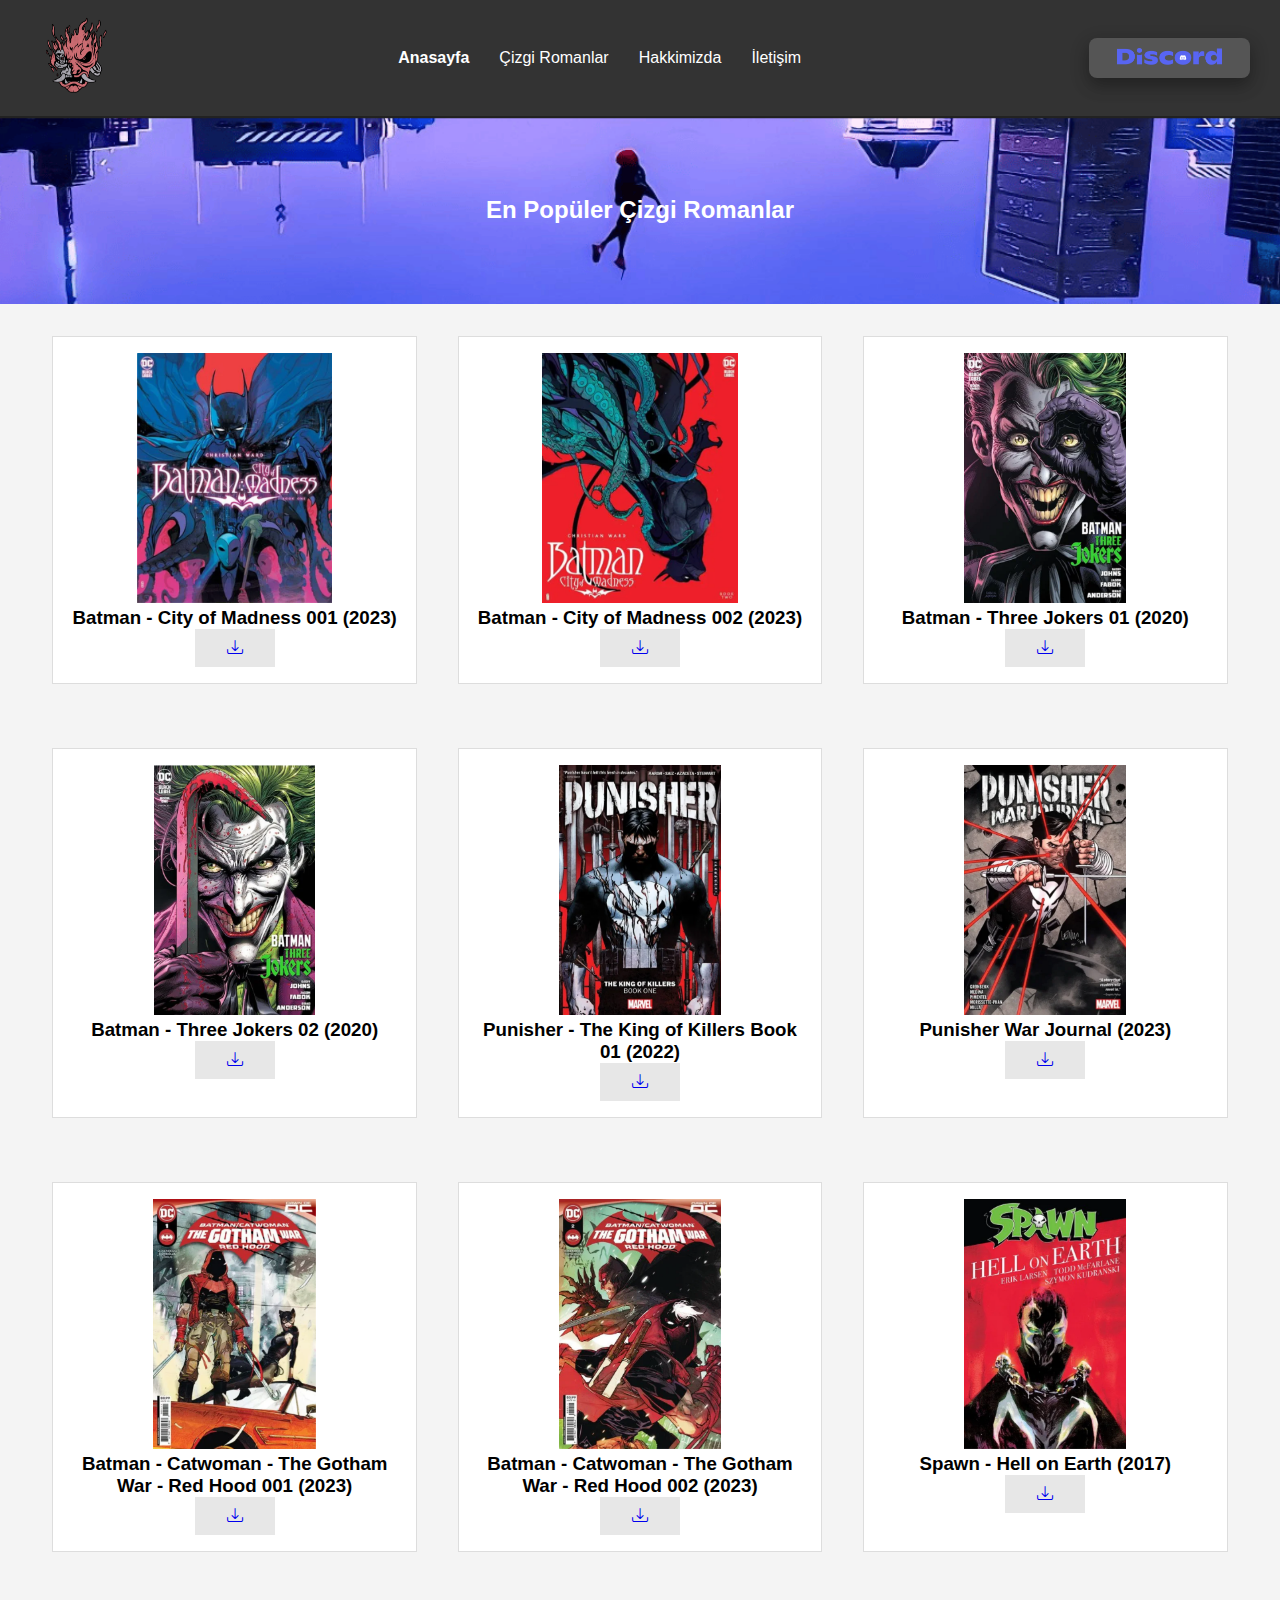
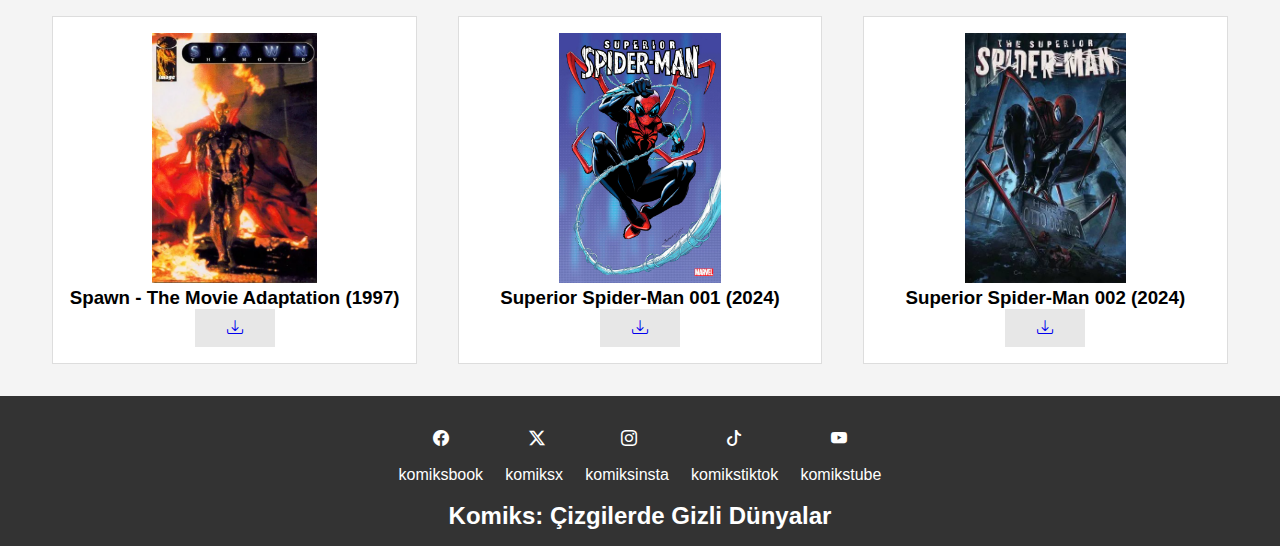
<file: index.html>
<!DOCTYPE html>
<html lang="tr">
<head>
    <meta charset="UTF-8">
    <meta name="viewport" content="width=device-width, initial-scale=1.0">
    <title>Çizgi Roman Sitesi</title>
    <link rel="stylesheet" href="https://cdn.jsdelivr.net/npm/bootstrap-icons@1.11.1/font/bootstrap-icons.css">
    <link rel="stylesheet" href="komiks.css">
</head>
<body>
    <header>
        <a href="index.html"><img class="logo" src="samurai.png"></a>
        <nav>
            <ul>
                <li class="menu-list-item active"><a href="index.html">Anasayfa</a></li>
                <li class="menu-list-item"><a href="cizgiromanlar.html">Çizgi Romanlar</a></li>
                <li class="menu-list-item"><a href="hakkımızda.html">Hakkimizda</a></li>
                <li class="menu-list-item"><a href="iletisim.html">İletişim</a></li>
            </ul>
        </nav>
        <div>
            <button class="button"><a href="https://discord.gg/Y3W5MyMJQB"><img style="width: 38;height: 17px;" src="discordlo.png"></a></button>
        </div>
    </div>
    </header>
    <main>
        <section class="hero">
            <h2>En Popüler Çizgi Romanlar</h2>
        </section>
        <section class="comics">
            <article>
                <img src="1.png" alt="Çizgi Roman 1">
                <h3>Batman - City of Madness 001 (2023)</h3>
                <p><button class="indir"><a href="çizgi romanlar/BATMAN/Batman - City of Madness 001 (2023) (digital) (Son of Ultron-Empire).cbr"><i class="bi bi-download"></i></a></button></p>
            </article>
            <article>
                <img src="2.png" alt="Çizgi Roman 2">
                <h3>Batman - City of Madness 002 (2023)</h3>
                <p><button class="indir"><a href="çizgi romanlar/BATMAN/Batman - City of Madness 002 (2023) (Webrip) (The Last Kryptonian-DCP) (HD-Upscaled).cbz"><i class="bi bi-download"></i></a></button></p>
            </article>
            <article>
                <img src="3.png" alt="Çizgi Roman 3">
                <h3>Batman - Three Jokers 01 (2020)</h3>
                <p><button class="indir"><a href="çizgi romanlar/joker/Batman - Three Jokers 01 (2020) (Webrip) (The Last Kryptonian-DCP).cbr"><i class="bi bi-download"></i></a></button></p>
            </article>
        </section>
        <section class="comics">
            <article>
                <img src="4.png" alt="Çizgi Roman 1">
                <h3>Batman - Three Jokers 02 (2020)</h3>
                <p><button class="indir"><a href="çizgi romanlar/joker/Batman - Three Jokers 02 (2020) (Webrip) (The Last Kryptonian-DCP).cbr"><i class="bi bi-download"></i></a></button></p>
            </article>
            <article>
                <img src="5.png" alt="Çizgi Roman 2">
                <h3>Punisher - The King of Killers Book 01 (2022)</h3>
                <p><button class="indir"><a href="çizgi romanlar/punisher/Punisher - The King of Killers Book 01 (2022) (Digital-Empire).cbr"><i class="bi bi-download"></i></a></button></p>
            </article>
            <article>
                <img src="6.png" alt="Çizgi Roman 3">
                <h3>Punisher War Journal (2023)</h3>
                <p><button class="indir"><a href="çizgi romanlar/punisher/Punisher War Journal (2023) (Digital) (Shan-Empire).cbz"><i class="bi bi-download"></i></a></button></p>
            </article>
        </section>
        <section class="comics">
            <article>
                <img src="7.png" alt="Çizgi Roman 1">
                <h3>Batman - Catwoman - The Gotham War - Red Hood 001 (2023)</h3>
                <p><button class="indir"><a href="çizgi romanlar/redhood/Batman - Catwoman - The Gotham War - Red Hood 001 (2023) (digital) (Son of Ultron-Empire).cbr"><i class="bi bi-download"></i></a></button></p>
            </article>
            <article>
                <img src="8.png" alt="Çizgi Roman 2">
                <h3>Batman - Catwoman - The Gotham War - Red Hood 002 (2023)</h3>
                <p><button class="indir"><a href="çizgi romanlar/redhood/Batman - Catwoman - The Gotham War - Red Hood 002 (2023) (digital) (Son of Ultron-Empire).cbr"><i class="bi bi-download"></i></a></button></p>
            </article>
            <article>
                <img src="9.png" alt="Çizgi Roman 3">
                <h3>Spawn - Hell on Earth (2017)</h3>
                <p><button class="indir"><a href="çizgi romanlar/spawn/Spawn - Hell on Earth (2017) (digital) (Son of Ultron-Empire).cbr"><i class="bi bi-download"></i></a></button></p>
            </article>
        </section>
        <section class="comics">
            <article>
                <img src="10.png" alt="Çizgi Roman 1">
                <h3>Spawn - The Movie Adaptation (1997)</h3>
                <p><button class="indir"><a href="çizgi romanlar/spawn/Spawn - The Movie Adaptation (1997).cbz"><i class="bi bi-download"></i></a></button></p>
            </article>
            <article>
                <img src="11.webp" alt="Çizgi Roman 2">
                <h3>Superior Spider-Man 001 (2024)</h3>
                <p><button class="indir"><a href="çizgi romanlar/spiderman/Superior Spider-Man 001 (2024) (Digital-HD) (Shan-Empire).cbz"><i class="bi bi-download"></i></a></button></p>
            </article>
            <article>
                <img src="12.jpg" alt="Çizgi Roman 3">
                <h3>Superior Spider-Man 002 (2024)</h3>
                <p><button class="indir"><a href="çizgi romanlar/spiderman/Superior Spider-Man 002 (2024) (Digital-HD) (dekabro-Empire).cbz"><i class="bi bi-download"></i></a></button></p>
            </article>
        </section>
    </main>
    <footer>
        <td>   </td>
        <div>
        <tr>
            <td class="icon"><i class="bi bi-facebook"></i></td>
            <td>   </td><td>   </td><td>   </td><td>   </td><td>   </td><td> </td>
            <td class="icon"><i class="bi bi-twitter-x"></i></td>
            <td>   </td><td>   </td><td>   </td><td>   </td><td>   </td>
            <td class="icon"><i class="bi bi-instagram"></i></td>
            <td>   </td><td>   </td><td>   </td><td>   </td><td>   </td><td>   </td>
            <td class="icon"><i class="bi bi-tiktok"></i></td>
            <td>   </td><td>   </td><td>   </td><td>   </td><td>   </td><td>   </td>
            <td class="icon"><i class="bi bi-youtube"></i></td>
        </tr></div>
        <td>   </td>
        <div>
        <tr>
            <td >komiksbook</td>
            <td>   </td>
            <td >komiksx</td>
            <td>   </td>
            <td >komiksinsta</td>
            <td>   </td>
            <td >komikstiktok</td>
            <td>   </td>
            <td >komikstube</td>
        </tr></div>
        <td>   </td><td>   </td>
        <h2>Komiks: Çizgilerde Gizli Dünyalar
        </h2>
    </footer>
</body>
</html>
</file>
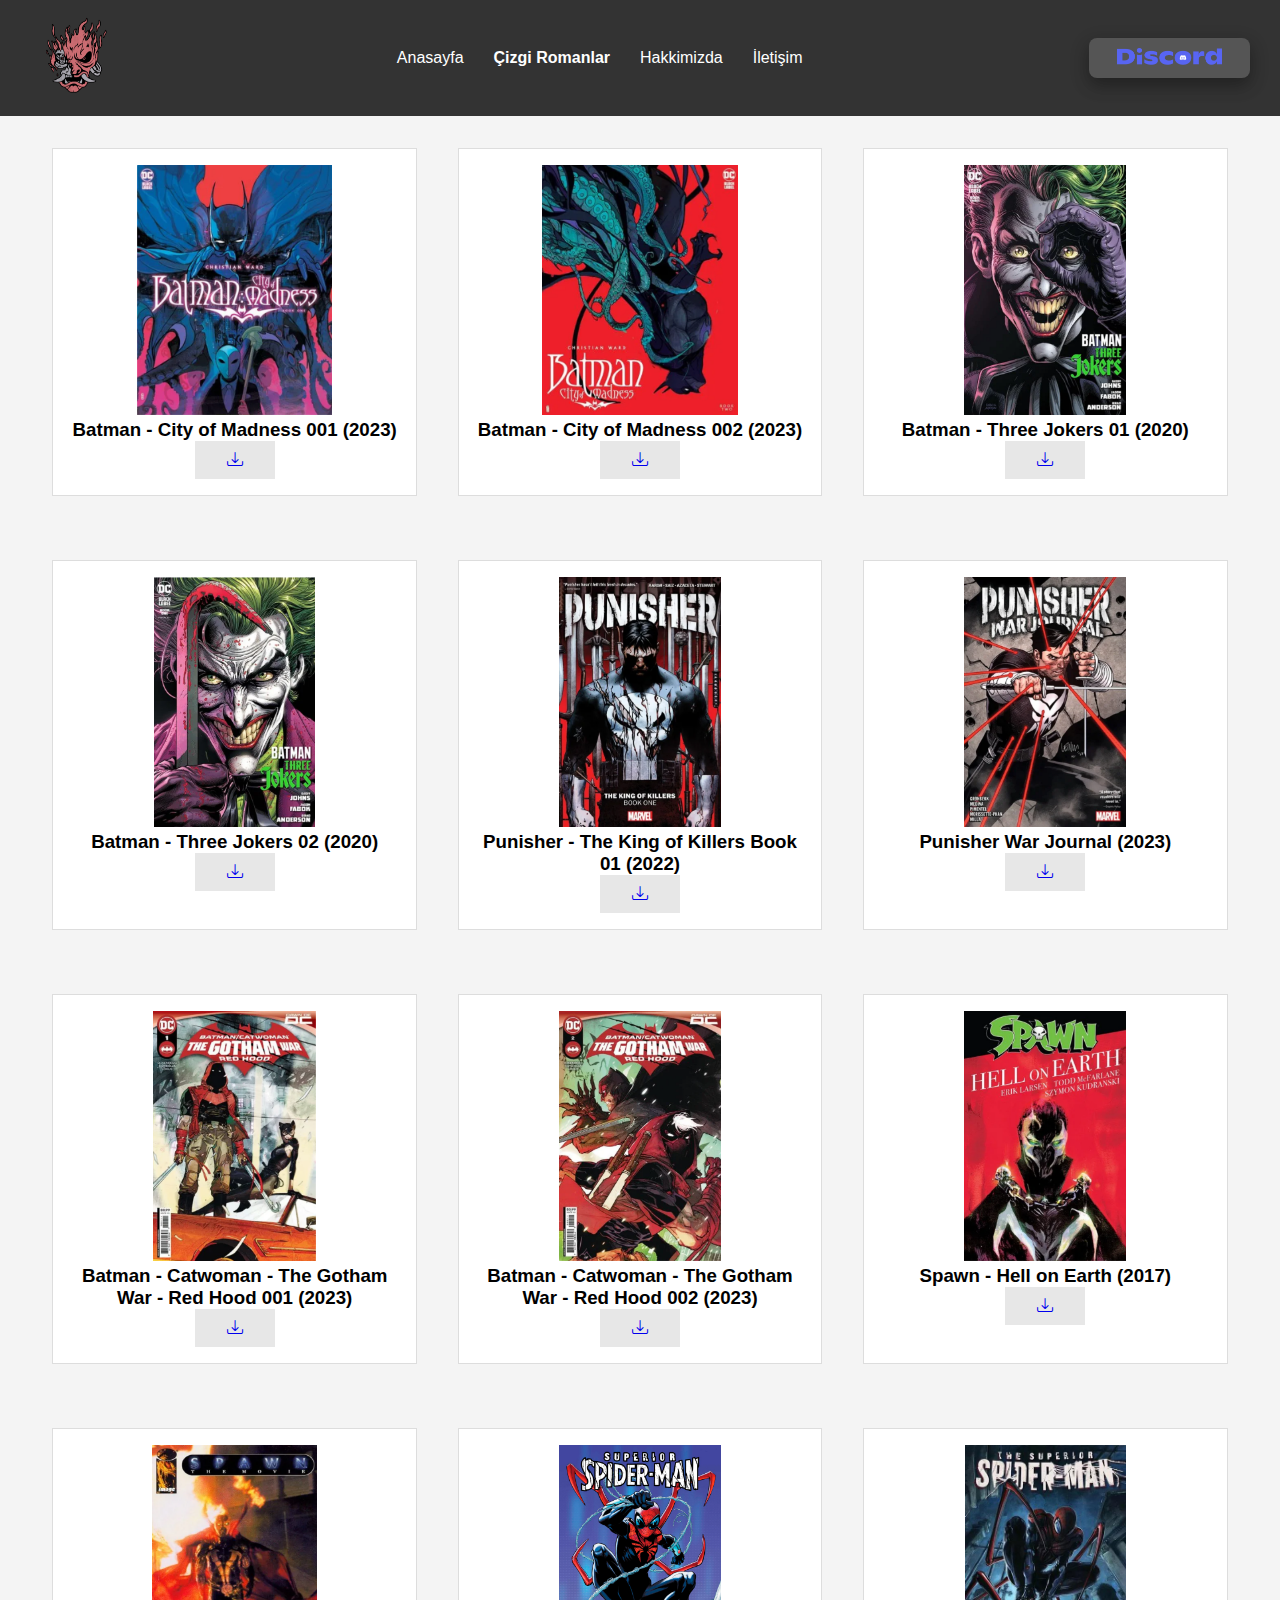
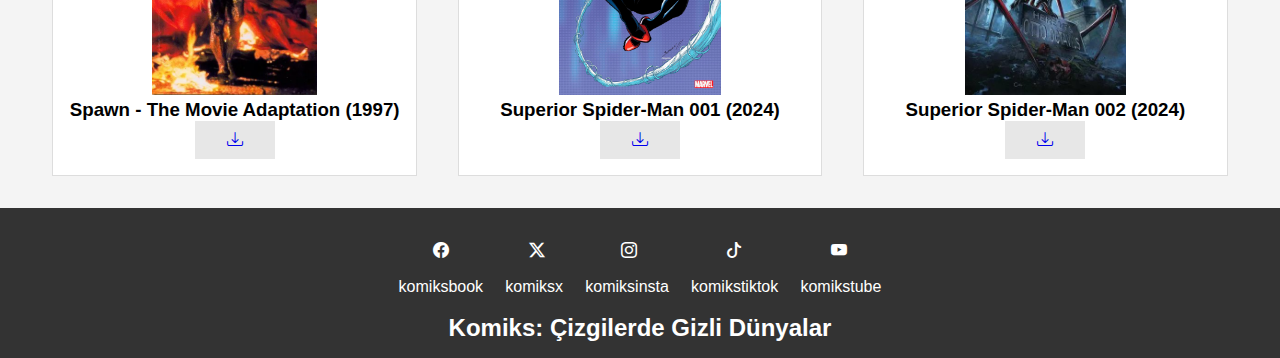
<file: cizgiromanlar.html>
<!DOCTYPE html>
<html lang="en">
<head>
    <meta charset="UTF-8">
    <meta name="viewport" content="width=device-width, initial-scale=1.0">
    <title>Document</title>
    <link rel="stylesheet" href="https://cdn.jsdelivr.net/npm/bootstrap-icons@1.11.1/font/bootstrap-icons.css">
    <link rel="stylesheet" href="komiks.css">
</head>
<body>
    <header>
        <a href="index.html"><img class="logo" src="samurai.png"></a>
        <nav>
            <ul>
                <li class="menu-list-item"><a href="index.html">Anasayfa</a></li>
                <li class="menu-list-item active"><a href="cizgiromanlar.html">Çizgi Romanlar</a></li>
                <li class="menu-list-item"><a href="hakkımızda.html">Hakkimizda</a></li>
                <li class="menu-list-item"><a href="iletisim.html">İletişim</a></li>
            </ul>
        </nav>
        <div>
            <button class="button"><a href="https://discord.gg/Y3W5MyMJQB"><img style="width: 38;height: 17px;" src="discordlo.png"></a></button>
        </div>
    </div>
    </header>
    <main>
        <section class="comics">
            <article>
                <img src="1.png" alt="Çizgi Roman 1">
                <h3>Batman - City of Madness 001 (2023)</h3>
                <p><button class="indir"><a href="çizgi romanlar/BATMAN/Batman - City of Madness 001 (2023) (digital) (Son of Ultron-Empire).cbr"><i class="bi bi-download"></i></a></button></p>
            </article>
            <article>
                <img src="2.png" alt="Çizgi Roman 2">
                <h3>Batman - City of Madness 002 (2023)</h3>
                <p><button class="indir"><a href="çizgi romanlar/BATMAN/Batman - City of Madness 002 (2023) (Webrip) (The Last Kryptonian-DCP) (HD-Upscaled).cbz"><i class="bi bi-download"></i></a></button></p>
            </article>
            <article>
                <img src="3.png" alt="Çizgi Roman 3">
                <h3>Batman - Three Jokers 01 (2020)</h3>
                <p><button class="indir"><a href="çizgi romanlar/joker/Batman - Three Jokers 01 (2020) (Webrip) (The Last Kryptonian-DCP).cbr"><i class="bi bi-download"></i></a></button></p>
            </article>
        </section>
        <section class="comics">
            <article>
                <img src="4.png" alt="Çizgi Roman 1">
                <h3>Batman - Three Jokers 02 (2020)</h3>
                <p><button class="indir"><a href="çizgi romanlar/joker/Batman - Three Jokers 02 (2020) (Webrip) (The Last Kryptonian-DCP).cbr"><i class="bi bi-download"></i></a></button></p>
            </article>
            <article>
                <img src="5.png" alt="Çizgi Roman 2">
                <h3>Punisher - The King of Killers Book 01 (2022)</h3>
                <p><button class="indir"><a href="çizgi romanlar/punisher/Punisher - The King of Killers Book 01 (2022) (Digital-Empire).cbr"><i class="bi bi-download"></i></a></button></p>
            </article>
            <article>
                <img src="6.png" alt="Çizgi Roman 3">
                <h3>Punisher War Journal (2023)</h3>
                <p><button class="indir"><a href="çizgi romanlar/punisher/Punisher War Journal (2023) (Digital) (Shan-Empire).cbz"><i class="bi bi-download"></i></a></button></p>
            </article>
        </section>
        <section class="comics">
            <article>
                <img src="7.png" alt="Çizgi Roman 1">
                <h3>Batman - Catwoman - The Gotham War - Red Hood 001 (2023)</h3>
                <p><button class="indir"><a href="çizgi romanlar/redhood/Batman - Catwoman - The Gotham War - Red Hood 001 (2023) (digital) (Son of Ultron-Empire).cbr"><i class="bi bi-download"></i></a></button></p>
            </article>
            <article>
                <img src="8.png" alt="Çizgi Roman 2">
                <h3>Batman - Catwoman - The Gotham War - Red Hood 002 (2023)</h3>
                <p><button class="indir"><a href="çizgi romanlar/redhood/Batman - Catwoman - The Gotham War - Red Hood 002 (2023) (digital) (Son of Ultron-Empire).cbr"><i class="bi bi-download"></i></a></button></p>
            </article>
            <article>
                <img src="9.png" alt="Çizgi Roman 3">
                <h3>Spawn - Hell on Earth (2017)</h3>
                <p><button class="indir"><a href="çizgi romanlar/spawn/Spawn - Hell on Earth (2017) (digital) (Son of Ultron-Empire).cbr"><i class="bi bi-download"></i></a></button></p>
            </article>
        </section>
        <section class="comics">
            <article>
                <img src="10.png" alt="Çizgi Roman 1">
                <h3>Spawn - The Movie Adaptation (1997)</h3>
                <p><button class="indir"><a href="çizgi romanlar/spawn/Spawn - The Movie Adaptation (1997).cbz"><i class="bi bi-download"></i></a></button></p>
            </article>
            <article>
                <img src="11.webp" alt="Çizgi Roman 2">
                <h3>Superior Spider-Man 001 (2024)</h3>
                <p><button class="indir"><a href="çizgi romanlar/spiderman/Superior Spider-Man 001 (2024) (Digital-HD) (Shan-Empire).cbz"><i class="bi bi-download"></i></a></button></p>
            </article>
            <article>
                <img src="12.jpg" alt="Çizgi Roman 3">
                <h3>Superior Spider-Man 002 (2024)</h3>
                <p><button class="indir"><a href="çizgi romanlar/spiderman/Superior Spider-Man 002 (2024) (Digital-HD) (dekabro-Empire).cbz"><i class="bi bi-download"></i></a></button></p>
            </article>
        </section>
    </main>
    <footer>
        <td>   </td>
        <div>
        <tr>
            <td class="icon"><i class="bi bi-facebook"></i></td>
            <td>   </td><td>   </td><td>   </td><td>   </td><td>   </td><td> </td>
            <td class="icon"><i class="bi bi-twitter-x"></i></td>
            <td>   </td><td>   </td><td>   </td><td>   </td><td>   </td>
            <td class="icon"><i class="bi bi-instagram"></i></td>
            <td>   </td><td>   </td><td>   </td><td>   </td><td>   </td><td>   </td>
            <td class="icon"><i class="bi bi-tiktok"></i></td>
            <td>   </td><td>   </td><td>   </td><td>   </td><td>   </td><td>   </td>
            <td class="icon"><i class="bi bi-youtube"></i></td>
        </tr></div>
        <td>   </td>
        <div>
        <tr>
            <td >komiksbook</td>
            <td>   </td>
            <td >komiksx</td>
            <td>   </td>
            <td >komiksinsta</td>
            <td>   </td>
            <td >komikstiktok</td>
            <td>   </td>
            <td >komikstube</td>
        </tr></div>
        <td>   </td><td>   </td>
        <h2>Komiks: Çizgilerde Gizli Dünyalar
        </h2>
    </footer>
</body>
</html>
</file>
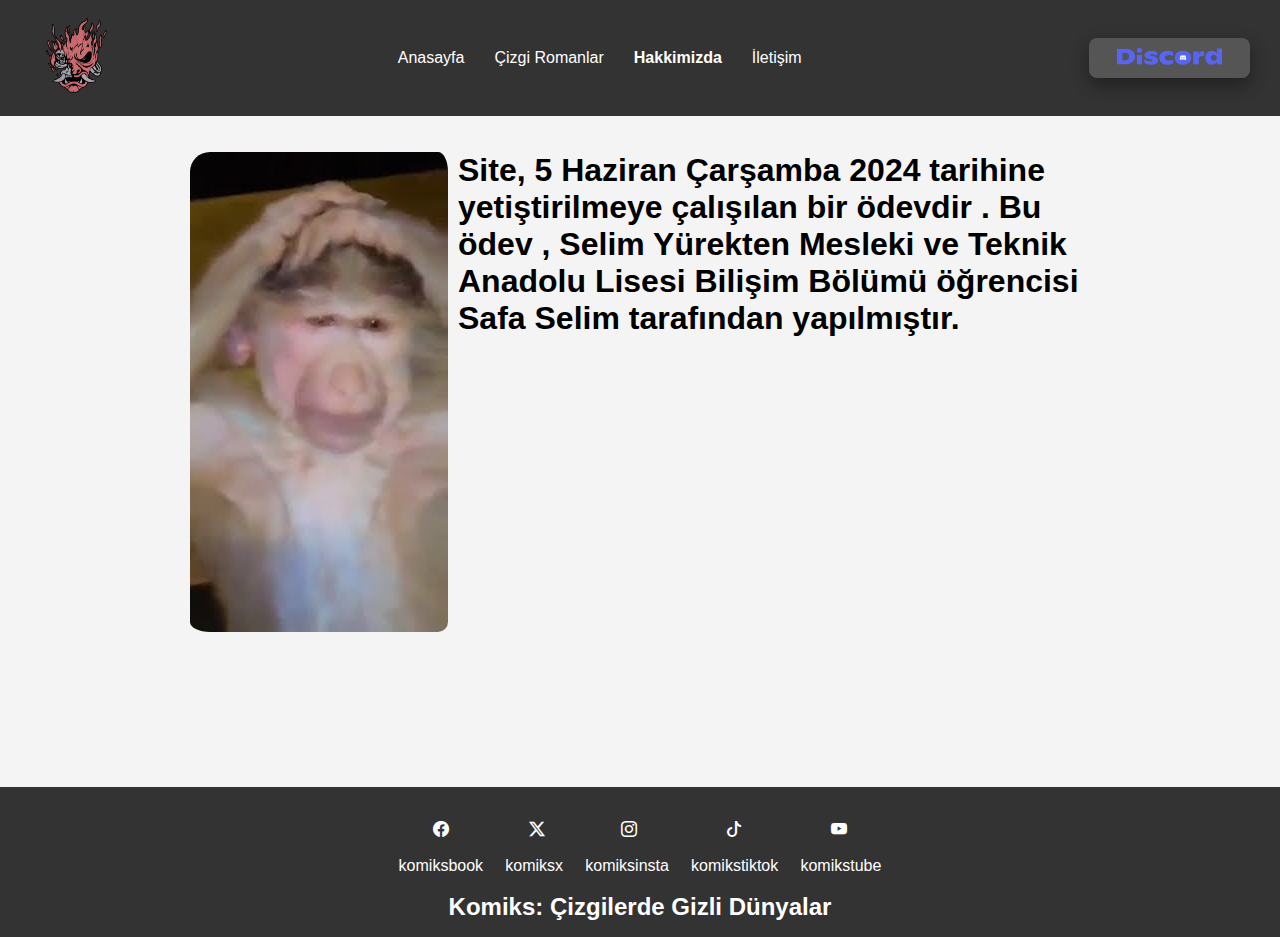
<file: hakkımızda.html>
<!DOCTYPE html>
<html lang="en">
<head>
    <meta charset="UTF-8">
    <meta name="viewport" content="width=device-width, initial-scale=1.0">
    <title>Document</title>
    <link rel="stylesheet" href="https://cdn.jsdelivr.net/npm/bootstrap-icons@1.11.1/font/bootstrap-icons.css">
    <link rel="stylesheet" href="komiks.css">
</head>
<body>
    <header>
        <a href="index.html"><img class="logo" src="samurai.png"></a>
        <nav>
            <ul>
                <li class="menu-list-item"><a href="index.html">Anasayfa</a></li>
                <li class="menu-list-item"><a href="cizgiromanlar.html">Çizgi Romanlar</a></li>
                <li class="menu-list-item active"><a href="hakkımızda.html">Hakkimizda</a></li>
                <li class="menu-list-item"><a href="iletisim.html">İletişim</a></li>
            </ul>
        </nav>
        <div>
            <button class="button"><a href="https://discord.gg/Y3W5MyMJQB"><img style="width: 38;height: 17px;" src="discordlo.png"></a></button>
        </div>
    </div>
    </header>
    <main>
        <div><td>   </td></div>
        <div><td>   </td></div>
        <div class="ornek">
            <img src="ben.jpg" class="sola-kaydir">
            <p><h1> Site, 5 Haziran Çarşamba 2024 tarihine yetiştirilmeye çalışılan bir ödevdir . Bu ödev , Selim Yürekten Mesleki ve Teknik Anadolu Lisesi Bilişim Bölümü öğrencisi Safa Selim tarafından yapılmıştır.</h1></p>
        </div>
        
    </main>
    <div><td>   </td></div>
    <div><td>   </td></div>
    <div><td>   </td></div>
    <div><td>   </td></div>
    <div><td>   </td></div>
    <div><td>   </td></div>
    <div><td>   </td></div>
    <div><td>   </td></div>
    <div><td>   </td></div>
    <div><td>   </td></div>
    <div><td>   </td></div>
    <div><td>   </td></div>
    <div><td>   </td></div>
    <div><td>   </td></div>
    <div><td>   </td></div>
    <div><td>   </td></div>
    <div><td>   </td></div>
    <div><td>   </td></div>
    <div><td>   </td></div>
    <div><td>   </td></div>
    <div><td>   </td></div>
    <div><td>   </td></div>
    <div><td>   </td></div>
    <div><td>   </td></div>
    <div><td>   </td></div>
    <footer>
        <td>   </td>
        <div>
        <tr>
            <td class="icon"><i class="bi bi-facebook"></i></td>
            <td>   </td><td>   </td><td>   </td><td>   </td><td>   </td><td> </td>
            <td class="icon"><i class="bi bi-twitter-x"></i></td>
            <td>   </td><td>   </td><td>   </td><td>   </td><td>   </td>
            <td class="icon"><i class="bi bi-instagram"></i></td>
            <td>   </td><td>   </td><td>   </td><td>   </td><td>   </td><td>   </td>
            <td class="icon"><i class="bi bi-tiktok"></i></td>
            <td>   </td><td>   </td><td>   </td><td>   </td><td>   </td><td>   </td>
            <td class="icon"><i class="bi bi-youtube"></i></td>
        </tr></div>
        <td>   </td>
        <div>
        <tr>
            <td >komiksbook</td>
            <td>   </td>
            <td >komiksx</td>
            <td>   </td>
            <td >komiksinsta</td>
            <td>   </td>
            <td >komikstiktok</td>
            <td>   </td>
            <td >komikstube</td>
        </tr></div>
        <td>   </td><td>   </td>
        <h2>Komiks: Çizgilerde Gizli Dünyalar
        </h2>
    </footer>
</body>
</html>
</file>
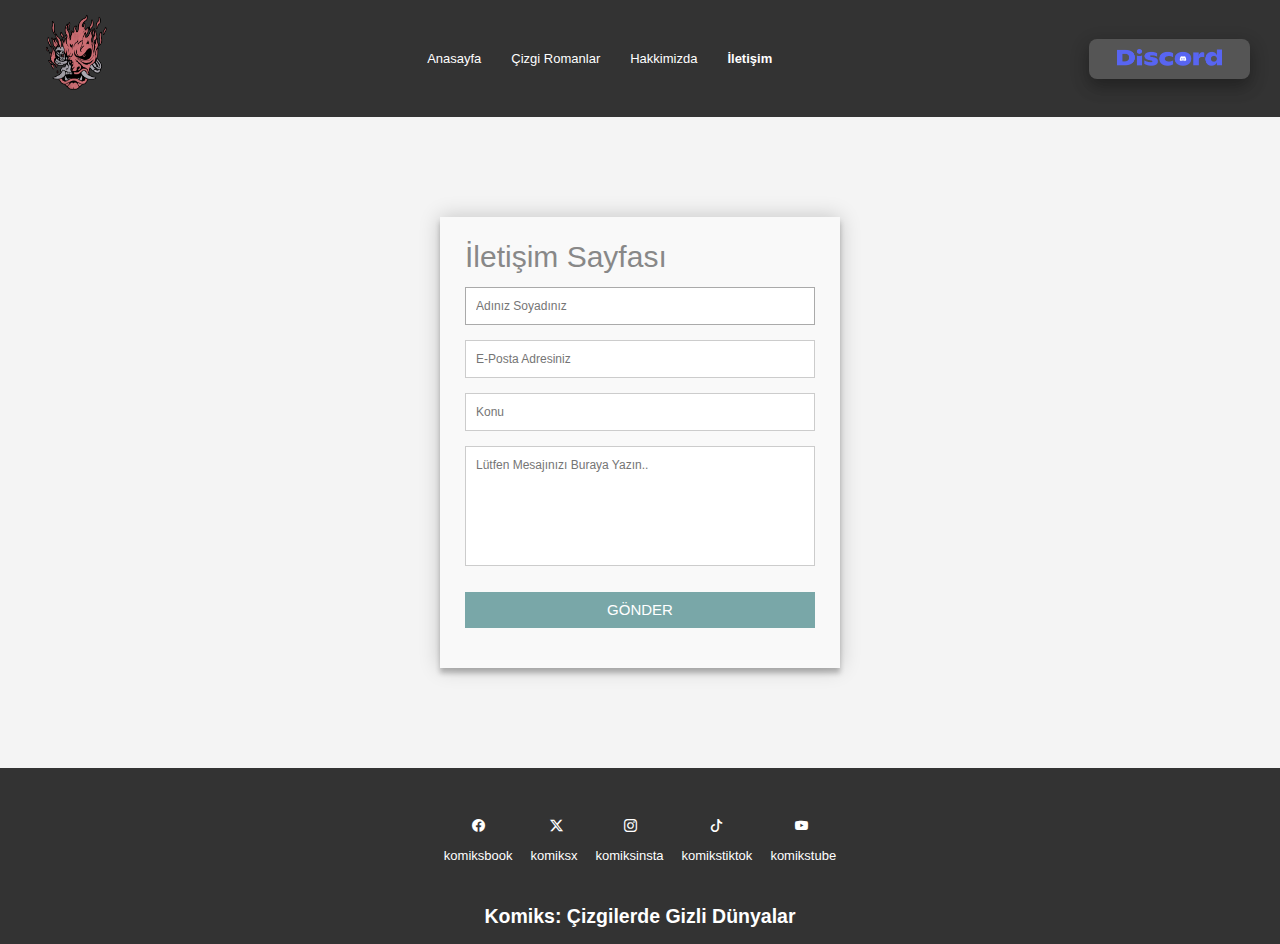
<file: iletisim.html>
<!DOCTYPE html>
<html lang="en">
<head>
    <meta charset="UTF-8">
    <meta name="viewport" content="width=device-width, initial-scale=1.0">
    <title>Document</title>
    <link rel="stylesheet" href="https://cdn.jsdelivr.net/npm/bootstrap-icons@1.11.1/font/bootstrap-icons.css">
    <link rel="stylesheet" href="iletisim.css">
</head>
<body>
    <header>
        <a href="index.html"><img class="logo" src="samurai.png"></a>
        <nav>
            <ul>
                <li class="menu-list-item"><a href="index.html">Anasayfa</a></li>
                <li class="menu-list-item"><a href="cizgiromanlar.html">Çizgi Romanlar</a></li>
                <li class="menu-list-item"><a href="hakkımızda.html">Hakkimizda</a></li>
                <li class="menu-list-item active"><a href="iletisim.html">İletişim</a></li>
            </ul>
        </nav>
        <div>
            <button class="button"><a href="https://discord.gg/Y3W5MyMJQB"><img style="width: 38;height: 17px;" src="discordlo.png"></a></button>
        </div>
    </div>
    </header>
    <main>
        <div class="container">
            <form id="contact" action="" method="">
                <h2>İletişim Sayfası</h2>
                <div class="form-control">
                    <input placeholder="Adınız Soyadınız" type="text" required autofocus>
                </div>
                <div class="form-control">
                    <input placeholder="E-Posta Adresiniz" type="email" required>
                </div>
                <div class="form-control">
                    <input placeholder="Konu" type="text" required>
                </div>
                <div class="form-control">
                    <textarea placeholder="Lütfen Mesajınızı Buraya Yazın.." required></textarea>
                </div>
                <div class="form-control">
                    <button name="submit" type="submit" id="submit">GÖNDER</button>
                </div>
            </form>
        </div>
</main>
<footer>
    <td>   </td>
    <div>
    <tr>
        <td class="icon"><i class="bi bi-facebook"></i></td>
        <td>   </td><td>   </td><td>   </td><td>   </td><td>   </td><td> </td>
        <td class="icon"><i class="bi bi-twitter-x"></i></td>
        <td>   </td><td>   </td><td>   </td><td>   </td><td>   </td>
        <td class="icon"><i class="bi bi-instagram"></i></td>
        <td>   </td><td>   </td><td>   </td><td>   </td><td>   </td><td>   </td>
        <td class="icon"><i class="bi bi-tiktok"></i></td>
        <td>   </td><td>   </td><td>   </td><td>   </td><td>   </td><td>   </td>
        <td class="icon"><i class="bi bi-youtube"></i></td>
    </tr></div>
    <div>
    <tr>
        <td >komiksbook</td>
        <td>   </td>
        <td >komiksx</td>
        <td>   </td>
        <td >komiksinsta</td>
        <td>   </td>
        <td >komikstiktok</td>
        <td>   </td>
        <td >komikstube</td>
    </tr></div>
    <td>   </td><td>   </td>
    <h2>Komiks: Çizgilerde Gizli Dünyalar
    </h2>
</footer>
</body>
</html>
</file>
<file: komiks.css>
@import url("https://fonts.googleapis.com/css2?family=Electrolize&display=swap");

body {
    font-family: Arial, sans-serif;
    margin: 0;
    padding: 0;
    background-color: #f4f4f4;
}

header {
    background-color: #333;
    color: white;
    padding: 1em 0;
    display: flex;
    justify-content: space-between;
    align-items: center;
}

.header-left h1 {
    margin: 0;
    padding: 0 20px;
}

.header-right {
    display: flex;
    align-items: center;
}

nav ul {
    list-style-type: none;
    padding: 0;
    margin: 0;
    display: flex;
}

nav ul li {
    margin: 0 15px;
}

nav ul li a {
    color: white;
    text-decoration: none;
}

.search-container {
    display: flex;
    align-items: end;
    column-gap: 5px;
    line-height: 1;
    padding-right: 30px;
}

.search-container input[type="text"] {
    padding: 5px;
    margin-right: 5px;
    border: none;
    border-radius: 3px;
}

.search-container button {
    padding: 5px 10px;
    border: none;
    border-radius: 3px;
    background-color: #555;
    color: white;
    cursor: pointer;
}

.cart a {
    display: inline-block;
    margin-left: 20px;
}

.cart img {
    width: 24px;
    height: 24px;
}

.hero {
    background: url('hero.png') no-repeat center center/cover;
    color: white;
    padding: 5em 0;
    text-align: center;
}

.comics {
    display: flex;
    justify-content: space-around;
    padding: 2em;
}

article {
    background-color: white;
    border: 1px solid #ddd;
    padding: 1em;
    text-align: center;
    width: 30%;
}

article img {
    max-width: 400px;
    max-height: 250px;
}

footer {
    background-color: #333;
    color: white;
    text-align: center;
    padding: 1em 0;
    position: static;
    bottom: 0;
    width: 100%;
}


.logo{
    width: 110px;
    height: 80px;
    padding-left: 40px;
}

*{
    margin: 0;
    padding: 0;
    box-sizing: border-box;
}

.main{
    width: 100%;
    height: 100vh;
    display: flex;
    justify-content: center;
    align-items: center;
}

.slider{
    width: 800px;
    height: 500px;
    position: relative;
}

.slider img{
    width: 100%;
    height: 100%;
    border-radius: 7px;
}

.buton{
    position: absolute;
    top: 0;
    left: 0;
    width: 100%;
    height: 100%;
    display: flex;
    justify-content: space-between;
    align-items: center;
    padding: 10px;
}

.buton i{
    color: white;
}

.buton i:hover{
    color: gray;
}

.icon{
    width: 20px;
    height: 20px;
}

.bg{
    background: url('bg.jpg') no-repeat center center/cover;
    width: 1950px;
    height: 800px;
}

.ben{
    border: inset;
    background-color: black;
    border-radius: 17px;
}

.ornek{
    width: 900px;
    margin:auto;
}
.sola-kaydir{
    float:left;
    padding:0 10px 10px 0;
    border-radius: 20px;
}
 

.indir {
    background-color: #e7e7e7; ;
    border: none;
    color: black;
    padding: 10px 32px;
    text-align: center;
    text-decoration: none;
    display: inline-block;
    font-size: 16px;
}

.button {
    background-color: #555555;
    border: none;
    border-radius: 8px;
    color: white;
    padding: 10px 28px;
    text-align: center;
    text-decoration: none;
    display: inline-block;
    font-size: 12px;    
    box-shadow: 0 8px 16px 0 rgba(0,0,0,0.2), 0 6px 20px 0 rgba(0,0,0,0.19);
    margin-right: 30px;
}

.button:hover {
    background-color: #555555;
    color: white;
}

.menu-list-item.active{
    font-weight: bold;
}

.menu-list-item{
    cursor: pointer;
}

.menu-list-item:hover{
    font-weight: bold;
}
</file>
<file: iletisim.css>
@import url("https://fonts.googleapis.com/css2?family=Electrolize&display=swap");
* {
margin: 0;
padding: 0;
box-sizing: border-box;
-webkit-box-sizing: border-box;
-moz-box-sizing: border-box;
}
body {
font-family: "Roboto", Helvetica, Arial, sans-serif;
font-weight: 100;
font-size: 13px;
line-height: 30px;
color: #888;
background: #79A7A8;
}
.container {
max-width: 400px;
width: 100%;
margin: 0 auto;
position: relative;
}
#contact input[type="text"],
#contact input[type="email"],
#contact textarea,
#contact button[type="submit"] {
font: 500 12px/16px "Roboto", Helvetica, Arial, sans-serif;
}
#contact {
background: #F9F9F9;
padding: 25px;
margin: 100px 0;
box-shadow: 0 0 20px 0 rgba(0, 0, 0, 0.2), 0 5px 5px 0 rgba(0, 0, 0, 0.24);
}
#contact h2 {
display: block;
font-size: 30px;
font-weight: 300;
margin-bottom: 15px;
}
.form-control{
border: none !important;
margin: 0 0 10px;
min-width: 100%;
padding: 0;
width: 100%;
}
#contact input[type="text"],
#contact input[type="email"],
#contact textarea {
width: 100%;
border: 1px solid #ccc;
background: #FFF;
margin: 0 0 5px;
padding: 10px;
}
#contact input[type="text"]:hover,
#contact input[type="email"]:hover,
#contact textarea:hover {
-webkit-transition: border-color 0.4s ease-in-out;
-moz-transition: border-color 0.4s ease-in-out;
transition: border-color 0.4s ease-in-out;
border: 1px solid #aaa;
}
#contact textarea {
height: 120px;
max-width: 100%;
resize: none;
}
#contact button[type="submit"] {
cursor: pointer;
width: 100%;
border: none;
background: #79A7A8;
color: #FFF;
margin: 0 0 5px;
padding: 10px;
font-size: 15px;
}
#contact button[type="submit"]:hover {
background: #355C7D;
transition: background-color 0.4s ease-in-out;
}
#contact button[type="submit"]:active {
box-shadow: inset 0 1px 3px rgba(0, 0, 0, 0.5);
}
#contact input:focus,
#contact textarea:focus {
outline: 0;
border: 1px solid #aaa;
}





body {
    font-family: Arial, sans-serif;
    margin: 0;
    padding: 0;
    background-color: #f4f4f4;
}

header {
    background-color: #333;
    color: white;
    padding: 1em 0;
    display: flex;
    justify-content: space-between;
    align-items: center;
}

.header-left h1 {
    margin: 0;
    padding: 0 20px;
}

.header-right {
    display: flex;
    align-items: center;
}

nav ul {
    list-style-type: none;
    padding: 0;
    margin: 0;
    display: flex;
}

nav ul li {
    margin: 0 15px;
}

nav ul li a {
    color: white;
    text-decoration: none;
}

.search-container {
    display: flex;
    align-items: end;
    column-gap: 5px;
    line-height: 1;
    padding-right: 30px;
}

.search-container input[type="text"] {
    padding: 5px;
    margin-right: 5px;
    border: none;
    border-radius: 3px;
}

.search-container button {
    padding: 5px 10px;
    border: none;
    border-radius: 3px;
    background-color: #555;
    color: white;
    cursor: pointer;
}

.cart a {
    display: inline-block;
    margin-left: 20px;
}

.cart img {
    width: 24px;
    height: 24px;
}

.hero {
    background: url('hero.png') no-repeat center center/cover;
    color: white;
    padding: 5em 0;
    text-align: center;
}

.comics {
    display: flex;
    justify-content: space-around;
    padding: 2em;
}

article {
    background-color: white;
    border: 1px solid #ddd;
    padding: 1em;
    text-align: center;
    width: 30%;
}

article img {
    max-width: 400px;
    max-height: 250px;
}

footer {
    background-color: #333;
    color: white;
    text-align: center;
    padding: 1em 0;
    position: static;
    bottom: 0;
    width: 100%;
}


.logo{
    width: 110px;
    height: 80px;
    padding-left: 40px;
}

*{
    margin: 0;
    padding: 0;
    box-sizing: border-box;
}

.main{
    width: 100%;
    height: 100vh;
    display: flex;
    justify-content: center;
    align-items: center;
}

.icon{
    width: 20px;
    height: 20px;
}

.button {
    background-color: #555555;
    border: none;
    border-radius: 8px;
    color: white;
    padding: 10px 28px;
    text-align: center;
    text-decoration: none;
    display: inline-block;
    font-size: 12px;    
    box-shadow: 0 8px 16px 0 rgba(0,0,0,0.2), 0 6px 20px 0 rgba(0,0,0,0.19);
    margin-right: 30px;
}

.button:hover {
    background-color: #555555;
    color: white;
}


.menu-list-item.active{
    font-weight: bold;
}

.menu-list-item{
    cursor: pointer;
}

.menu-list-item:hover{
    font-weight: bold;
}
</file>
